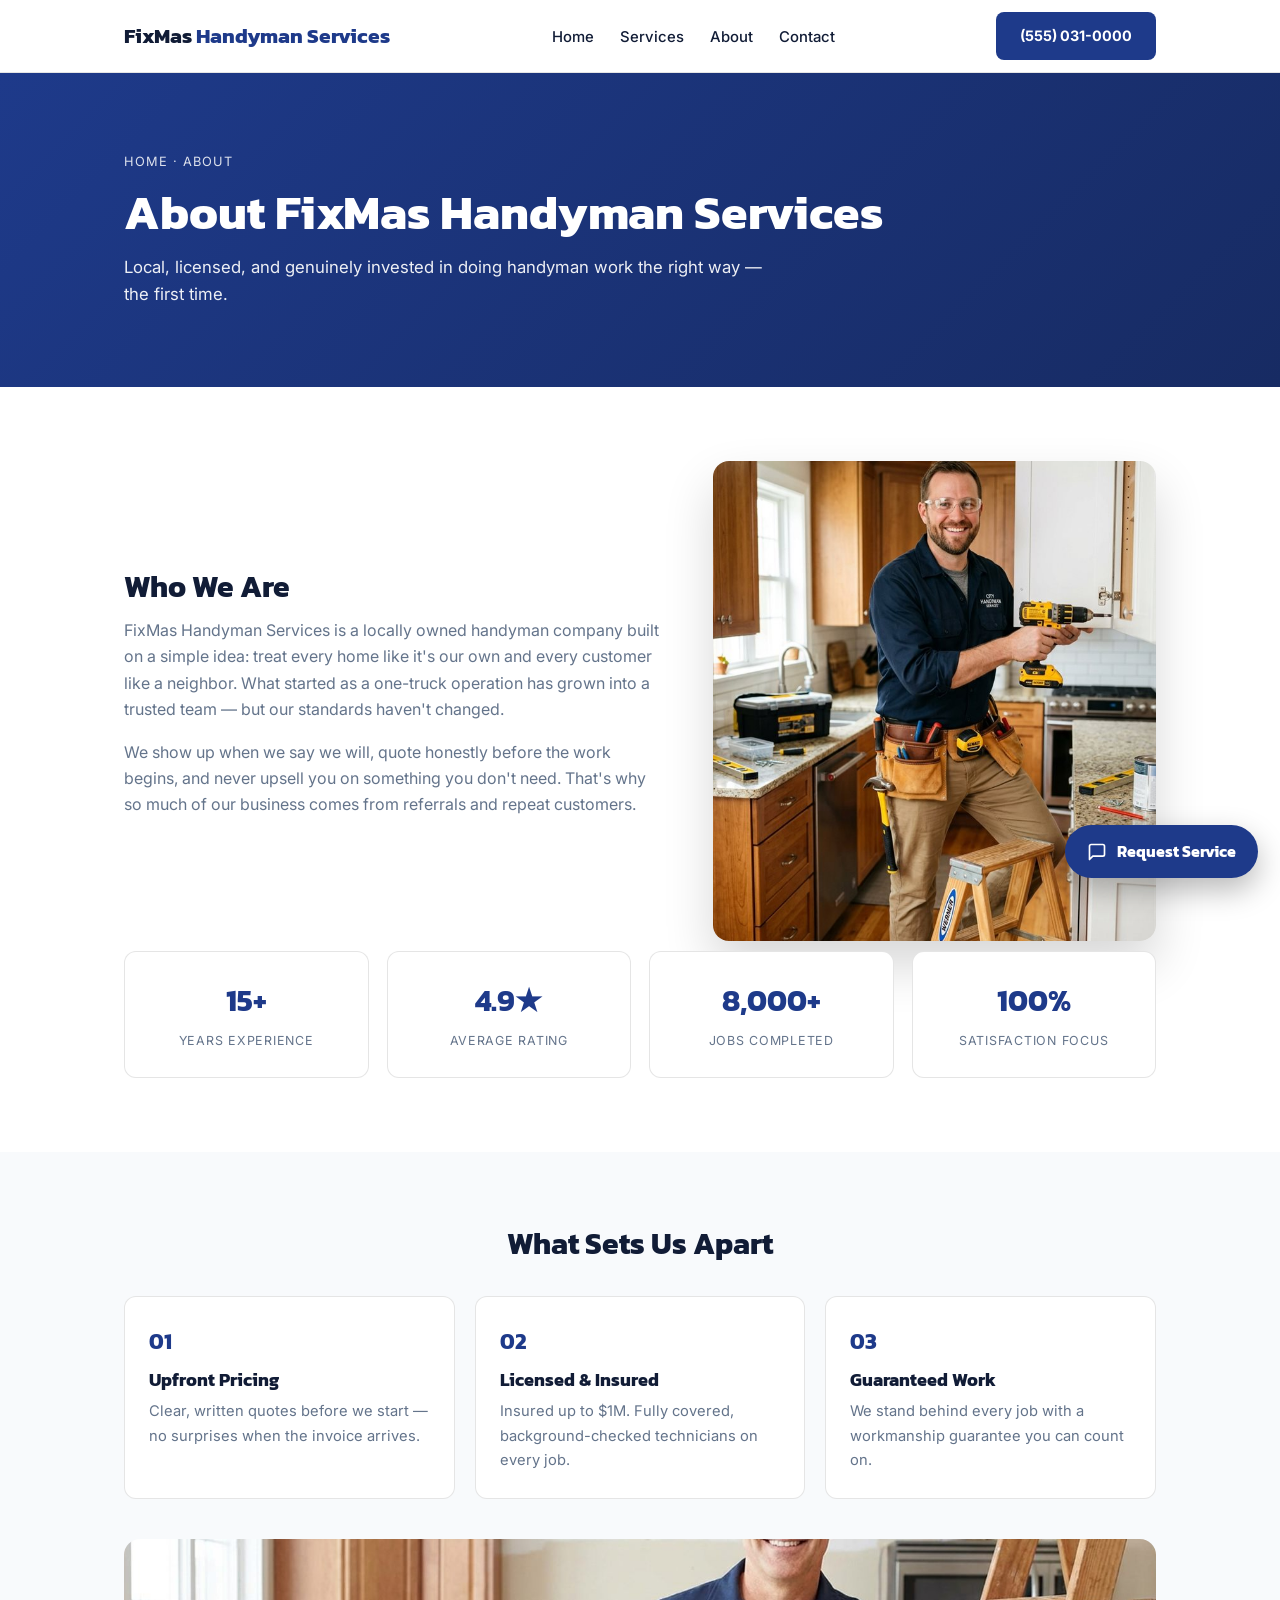
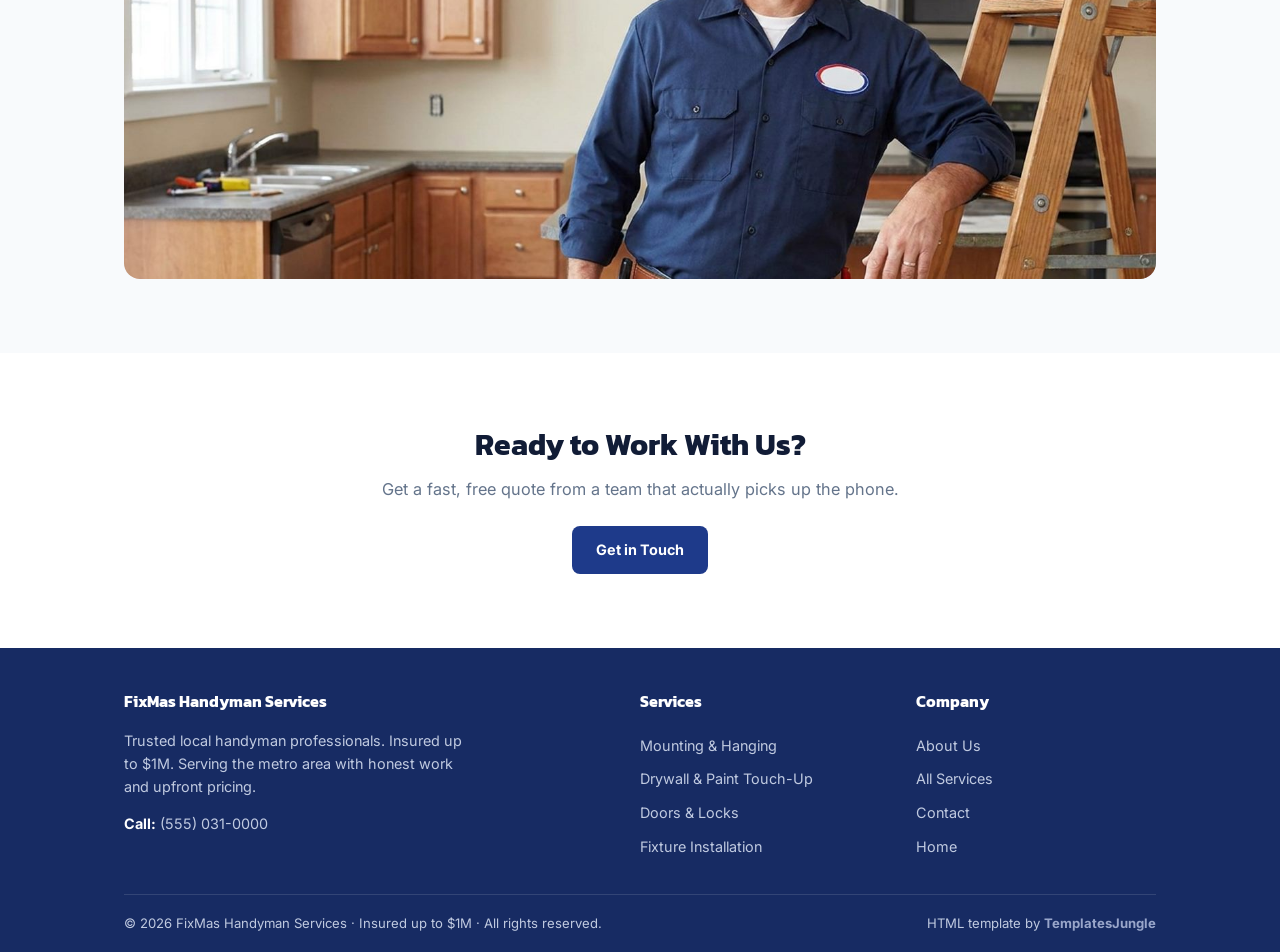
<file: about.html>
<!DOCTYPE html>
<html lang="en">
<head>
<meta charset="UTF-8"><meta name="viewport" content="width=device-width, initial-scale=1.0">
<title>About — FixMas Handyman Services</title>
<link href="https://fonts.googleapis.com/css2?family=Kanit:wght@500;600;700&family=Inter:wght@400;500;600&display=swap" rel="stylesheet">
<link rel="stylesheet" href="assets/css/pages.css">
<link rel="stylesheet" href="assets/css/components.css">
<link rel="stylesheet" href="assets/css/about.css">
</head>
<body>
<header><div class="wrap"><nav>
<a href="index.html" class="logo">FixMas<span> Handyman Services</span></a>
<ul class="nav-links">
<li><a href="index.html">Home</a></li>
<li><a href="services.html">Services</a></li>
<li><a href="about.html" class="dd-active">About</a></li>
<li><a href="contact.html">Contact</a></li>
</ul>
<a class="btn" href="tel:5550310000">(555) 031-0000</a>
<button class="nav-toggle" id="navToggle" aria-label="Open menu" aria-expanded="false"><span></span><span></span><span></span></button>
</nav></div></header>
<div class="page-hero"><div class="wrap">
<div class="crumb">Home · About</div>
<h1>About FixMas Handyman Services</h1>
<p>Local, licensed, and genuinely invested in doing handyman work the right way — the first time.</p>
</div></div>
<section><div class="wrap about-grid">
<div class="prose">
<h2>Who We Are</h2>
<p>FixMas Handyman Services is a locally owned handyman company built on a simple idea: treat every home like it's our own and every customer like a neighbor. What started as a one-truck operation has grown into a trusted team — but our standards haven't changed.</p>
<p>We show up when we say we will, quote honestly before the work begins, and never upsell you on something you don't need. That's why so much of our business comes from referrals and repeat customers.</p>
</div>
<img src="assets/images/about-handyman-portrait.jpg" alt="FixMas handyman on a ladder installing a kitchen cabinet" loading="lazy">
</div>
<div class="wrap">
<div class="stats">
  <div><b>15+</b><small>Years Experience</small></div>
  <div><b>4.9★</b><small>Average Rating</small></div>
  <div><b>8,000+</b><small>Jobs Completed</small></div>
  <div><b>100%</b><small>Satisfaction Focus</small></div>
</div>
</div></section>
<section class="bg-alt"><div class="wrap">
<h2 class="text-center">What Sets Us Apart</h2>
<div class="grid3">
  <div class="tile"><div class="num">01</div><h3>Upfront Pricing</h3><p>Clear, written quotes before we start — no surprises when the invoice arrives.</p></div>
  <div class="tile"><div class="num">02</div><h3>Licensed & Insured</h3><p>Insured up to $1M. Fully covered, background-checked technicians on every job.</p></div>
  <div class="tile"><div class="num">03</div><h3>Guaranteed Work</h3><p>We stand behind every job with a workmanship guarantee you can count on.</p></div>
</div>
<img class="banner-img" src="assets/images/about-banner.jpg" alt="FixMas handyman ready to help in a customer's kitchen" loading="lazy">
</div></section>
<section><div class="wrap text-center">
<h2>Ready to Work With Us?</h2>
<p class="lead lead-cta">Get a fast, free quote from a team that actually picks up the phone.</p>
<a class="btn" href="contact.html">Get in Touch</a>
</div></section>
<footer><div class="wrap">
<div class="foot-grid">
  <div>
    <h4>FixMas Handyman Services</h4>
    <p class="foot-about">Trusted local handyman professionals. Insured up to $1M. Serving the metro area with honest work and upfront pricing.</p>
    <p class="foot-call"><b>Call:</b> (555) 031-0000</p>
  </div>
  <div><h4>Services</h4><a href="services.html">Mounting & Hanging</a><a href="services.html">Drywall & Paint Touch-Up</a><a href="services.html">Doors & Locks</a><a href="services.html">Fixture Installation</a></div>
  <div><h4>Company</h4>
    <a href="about.html">About Us</a>
    <a href="services.html">All Services</a>
    <a href="contact.html">Contact</a>
    <a href="index.html">Home</a>
  </div>
</div>
<div class="tj-credit-bar"><span>© 2026 FixMas Handyman Services · Insured up to $1M · All rights reserved.</span><span>HTML template by <a href="https://templatesjungle.com/" target="_blank" rel="noopener">TemplatesJungle</a></span></div>
</div></footer>
<!-- Floating contact button + modal -->
<button class="tj-fab" id="tjFab" aria-label="Contact us"> <svg viewBox="0 0 24 24" fill="none" stroke="currentColor" stroke-width="2" stroke-linecap="round" stroke-linejoin="round"><path d="M21 15a2 2 0 0 1-2 2H7l-4 4V5a2 2 0 0 1 2-2h14a2 2 0 0 1 2 2z"/></svg><span class="tj-fab-label">Request Service</span></button>
<div class="tj-overlay" id="tjOverlay" role="dialog" aria-modal="true" aria-labelledby="tjModalTitle">
  <div class="tj-modal">
    <div class="tj-modal-head">
      <button class="tj-close" id="tjClose" aria-label="Close">&times;</button>
      <h3 id="tjModalTitle">Request Service</h3>
      <p>Send a message and we'll get right back to you.</p>
    </div>
    <div class="tj-modal-body">
      <form class="tj-form" action="send.php" method="POST" novalidate>
        <input type="hidden" name="_source" value="handyman">
        <div class="tj-alert" id="tjAlert"></div>
        <div class="tj-row">
          <div class="tj-field"><label>Name*</label><input type="text" name="name" required></div>
          <div class="tj-field"><label>Phone*</label><input type="tel" name="phone" required></div>
        </div>
        <div class="tj-field"><label>Email*</label><input type="email" name="email" required></div>
        <div class="tj-field"><label>Service Needed</label><select name="service"><option>Mounting & Hanging</option><option>Drywall & Paint Touch-Up</option><option>Doors & Locks</option><option>Fixture Installation</option><option>Caulk & Sealing</option><option>Furniture Assembly</option><option>Something else</option></select></div>
        <div class="tj-field"><label>Message*</label><textarea name="message" required placeholder="Tell us a bit about what you need..."></textarea></div>
        <button type="submit" class="tj-submit">Send Request</button>
        <p class="tj-note">Or call us directly at (555) 031-0000</p>
      </form>
    </div>
  </div>
</div>

<script src="assets/js/main.js"></script>

</body>
</html>
</file>
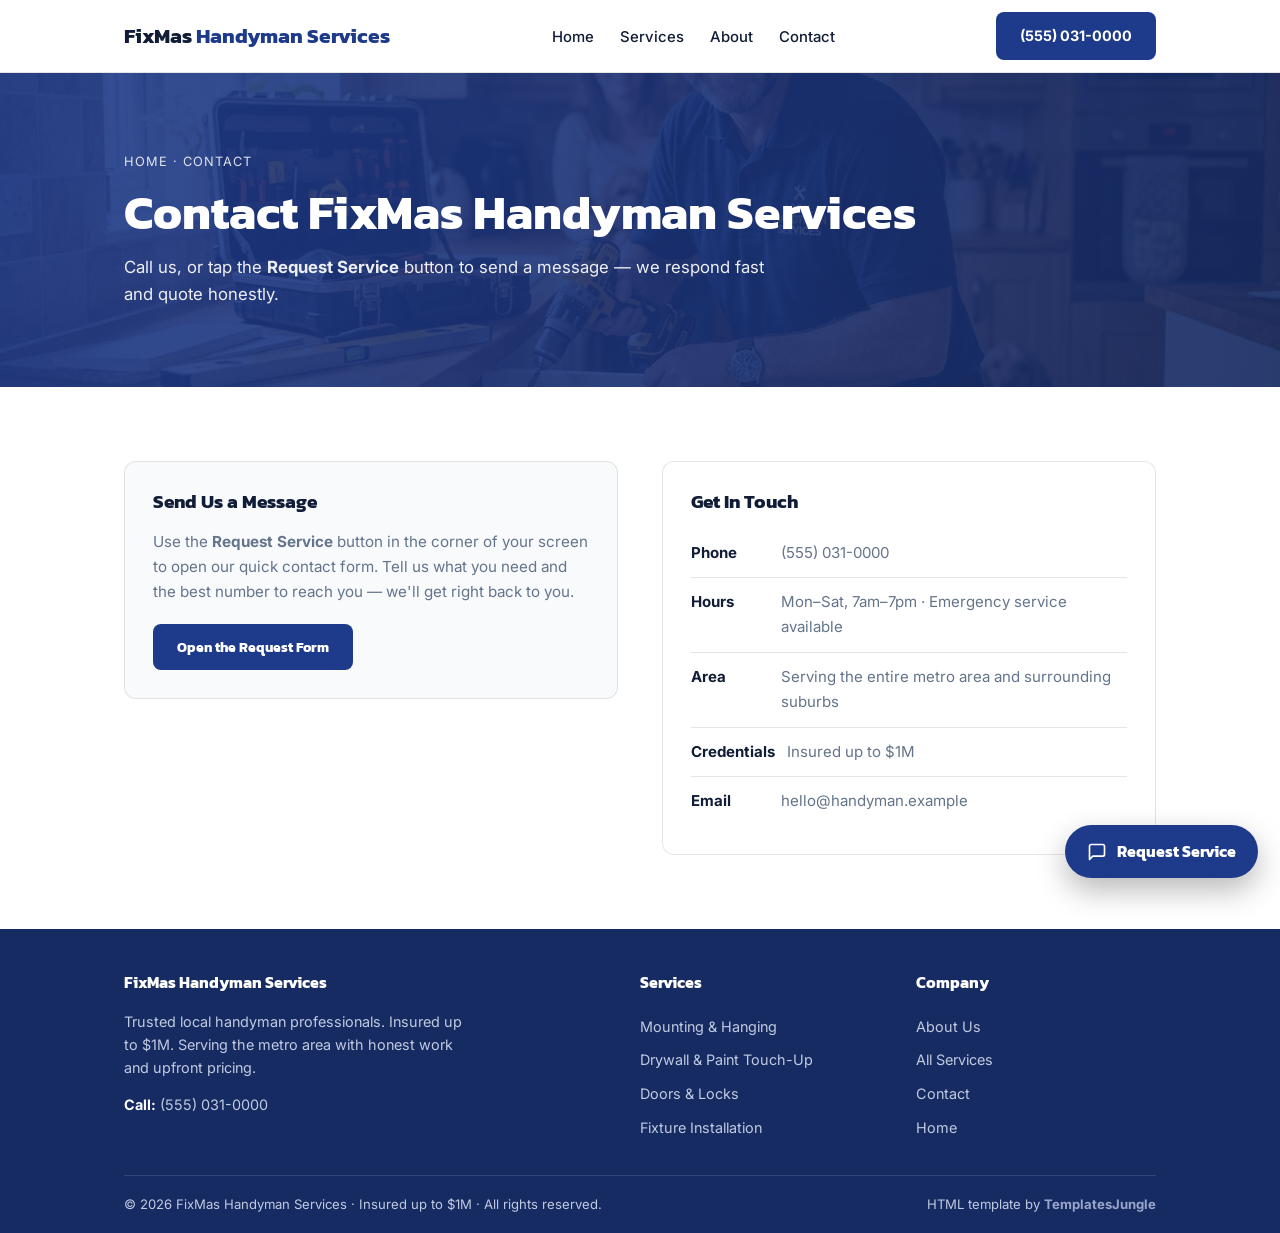
<file: contact.html>
<!DOCTYPE html>
<html lang="en">
<head>
<meta charset="UTF-8"><meta name="viewport" content="width=device-width, initial-scale=1.0">
<title>Contact — FixMas Handyman Services</title>
<link href="https://fonts.googleapis.com/css2?family=Kanit:wght@500;600;700&family=Inter:wght@400;500;600&display=swap" rel="stylesheet">
<link rel="stylesheet" href="assets/css/pages.css">
<link rel="stylesheet" href="assets/css/components.css">
<link rel="stylesheet" href="assets/css/contact.css">
</head>
<body>
<header><div class="wrap"><nav>
<a href="index.html" class="logo">FixMas<span> Handyman Services</span></a>
<ul class="nav-links">
<li><a href="index.html">Home</a></li>
<li><a href="services.html">Services</a></li>
<li><a href="about.html">About</a></li>
<li><a href="contact.html" class="dd-active">Contact</a></li>
</ul>
<a class="btn" href="tel:5550310000">(555) 031-0000</a>
<button class="nav-toggle" id="navToggle" aria-label="Open menu" aria-expanded="false"><span></span><span></span><span></span></button>
</nav></div></header>
<div class="page-hero"><div class="wrap">
<div class="crumb">Home · Contact</div>
<h1>Contact FixMas Handyman Services</h1>
<p>Call us, or tap the <b>Request Service</b> button to send a message — we respond fast and quote honestly.</p>
</div></div>
<section><div class="wrap">
<div class="contact-grid">
  <div class="info-card bg-alt" id="send-message">
    <h3>Send Us a Message</h3>
    <p>Use the <b>Request Service</b> button in the corner of your screen to open our quick contact form. Tell us what you need and the best number to reach you — we'll get right back to you.</p>
    <button class="btn tj-open-contact btn-reset" type="button">Open the Request Form</button>
  </div>
  <div class="info-card">
    <h3>Get In Touch</h3>
    <div class="row"><b>Phone</b><span>(555) 031-0000</span></div>
    <div class="row"><b>Hours</b><span>Mon–Sat, 7am–7pm · Emergency service available</span></div>
    <div class="row"><b>Area</b><span>Serving the entire metro area and surrounding suburbs</span></div>
    <div class="row"><b>Credentials</b><span>Insured up to $1M</span></div>
    <div class="row"><b>Email</b><span>hello@handyman.example</span></div>
  </div>
</div>
</div></section>
<footer><div class="wrap">
<div class="foot-grid">
  <div>
    <h4>FixMas Handyman Services</h4>
    <p class="foot-about">Trusted local handyman professionals. Insured up to $1M. Serving the metro area with honest work and upfront pricing.</p>
    <p class="foot-call"><b>Call:</b> (555) 031-0000</p>
  </div>
  <div><h4>Services</h4><a href="services.html">Mounting & Hanging</a><a href="services.html">Drywall & Paint Touch-Up</a><a href="services.html">Doors & Locks</a><a href="services.html">Fixture Installation</a></div>
  <div><h4>Company</h4>
    <a href="about.html">About Us</a>
    <a href="services.html">All Services</a>
    <a href="contact.html">Contact</a>
    <a href="index.html">Home</a>
  </div>
</div>
<div class="tj-credit-bar"><span>© 2026 FixMas Handyman Services · Insured up to $1M · All rights reserved.</span><span>HTML template by <a href="https://templatesjungle.com/" target="_blank" rel="noopener">TemplatesJungle</a></span></div>
</div></footer>
<!-- Floating contact button + modal -->
<button class="tj-fab" id="tjFab" aria-label="Contact us"> <svg viewBox="0 0 24 24" fill="none" stroke="currentColor" stroke-width="2" stroke-linecap="round" stroke-linejoin="round"><path d="M21 15a2 2 0 0 1-2 2H7l-4 4V5a2 2 0 0 1 2-2h14a2 2 0 0 1 2 2z"/></svg><span class="tj-fab-label">Request Service</span></button>
<div class="tj-overlay" id="tjOverlay" role="dialog" aria-modal="true" aria-labelledby="tjModalTitle">
  <div class="tj-modal">
    <div class="tj-modal-head">
      <button class="tj-close" id="tjClose" aria-label="Close">&times;</button>
      <h3 id="tjModalTitle">Request Service</h3>
      <p>Send a message and we'll get right back to you.</p>
    </div>
    <div class="tj-modal-body">
      <form class="tj-form" action="send.php" method="POST" novalidate>
        <input type="hidden" name="_source" value="handyman">
        <div class="tj-alert" id="tjAlert"></div>
        <div class="tj-row">
          <div class="tj-field"><label>Name*</label><input type="text" name="name" required></div>
          <div class="tj-field"><label>Phone*</label><input type="tel" name="phone" required></div>
        </div>
        <div class="tj-field"><label>Email*</label><input type="email" name="email" required></div>
        <div class="tj-field"><label>Service Needed</label><select name="service"><option>Mounting & Hanging</option><option>Drywall & Paint Touch-Up</option><option>Doors & Locks</option><option>Fixture Installation</option><option>Caulk & Sealing</option><option>Furniture Assembly</option><option>Something else</option></select></div>
        <div class="tj-field"><label>Message*</label><textarea name="message" required placeholder="Tell us a bit about what you need..."></textarea></div>
        <button type="submit" class="tj-submit">Send Request</button>
        <p class="tj-note">Or call us directly at (555) 031-0000</p>
      </form>
    </div>
  </div>
</div>

<script src="assets/js/main.js"></script>

</body>
</html>
</file>
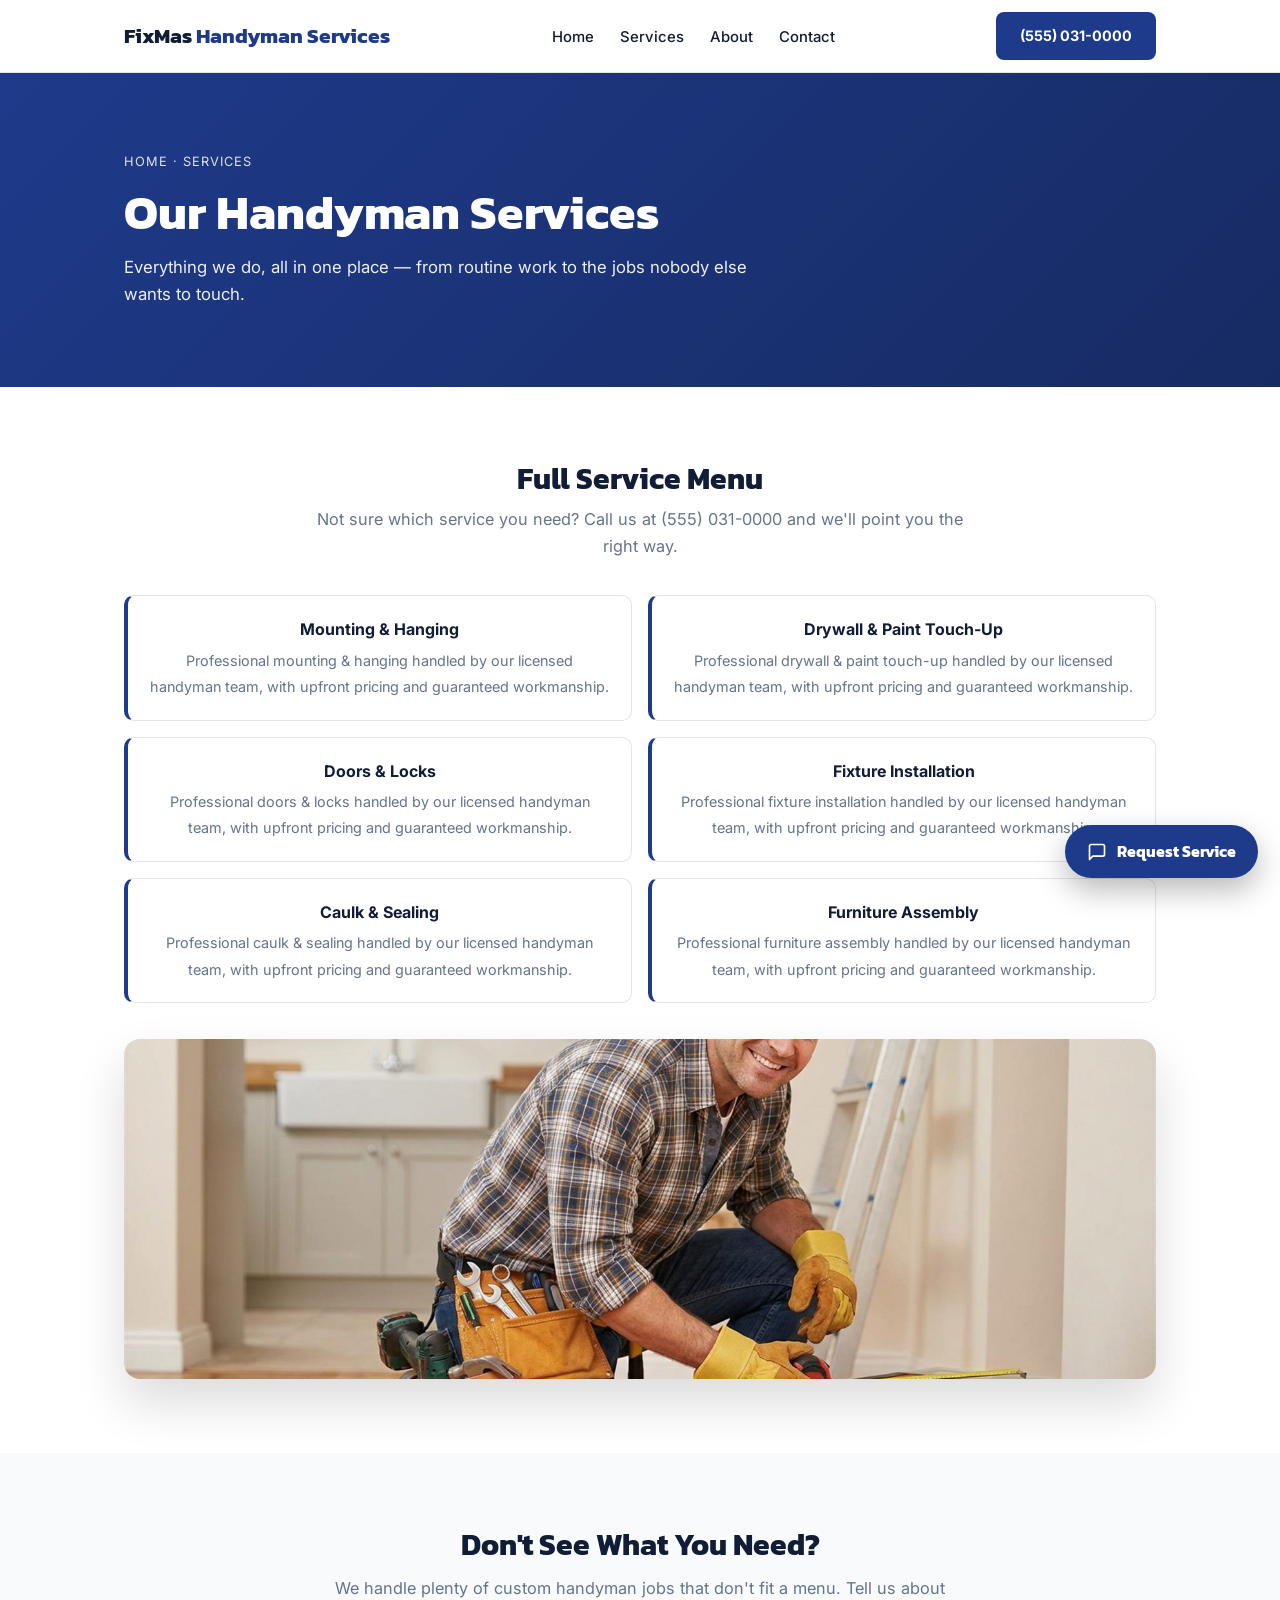
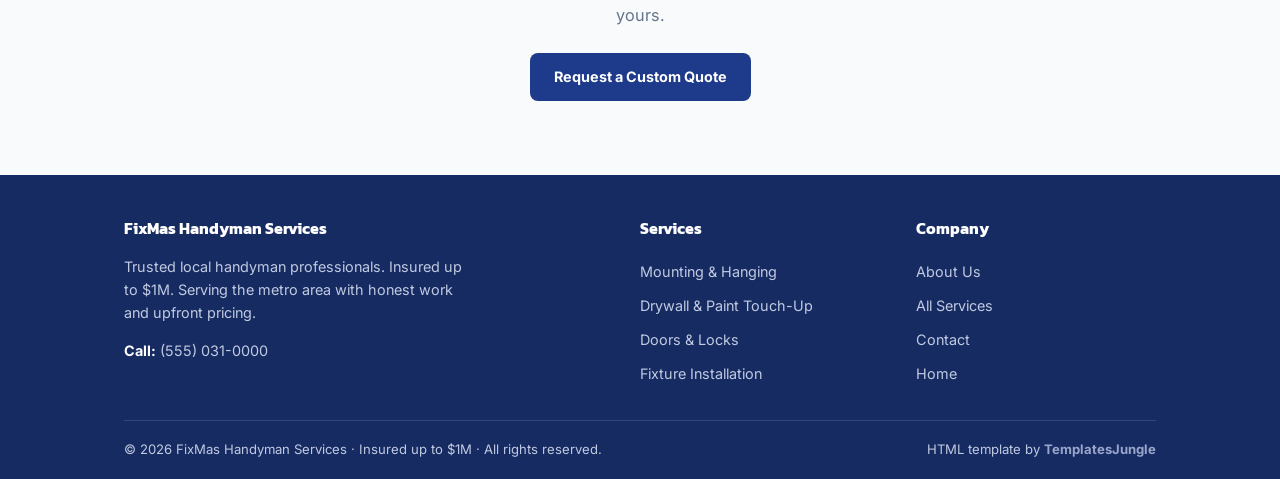
<file: services.html>
<!DOCTYPE html>
<html lang="en">
<head>
<meta charset="UTF-8"><meta name="viewport" content="width=device-width, initial-scale=1.0">
<title>Services — FixMas Handyman Services</title>
<link href="https://fonts.googleapis.com/css2?family=Kanit:wght@500;600;700&family=Inter:wght@400;500;600&display=swap" rel="stylesheet">
<link rel="stylesheet" href="assets/css/pages.css">
<link rel="stylesheet" href="assets/css/components.css">
<link rel="stylesheet" href="assets/css/services.css">
</head>
<body>
<header><div class="wrap"><nav>
<a href="index.html" class="logo">FixMas<span> Handyman Services</span></a>
<ul class="nav-links">
<li><a href="index.html">Home</a></li>
<li><a href="services.html" class="dd-active">Services</a></li>
<li><a href="about.html">About</a></li>
<li><a href="contact.html">Contact</a></li>
</ul>
<a class="btn" href="tel:5550310000">(555) 031-0000</a>
<button class="nav-toggle" id="navToggle" aria-label="Open menu" aria-expanded="false"><span></span><span></span><span></span></button>
</nav></div></header>
<div class="page-hero"><div class="wrap">
<div class="crumb">Home · Services</div>
<h1>Our Handyman Services</h1>
<p>Everything we do, all in one place — from routine work to the jobs nobody else wants to touch.</p>
</div></div>
<section id="service-menu"><div class="wrap text-center">
<h2>Full Service Menu</h2>
<p class="lead">Not sure which service you need? Call us at (555) 031-0000 and we'll point you the right way.</p>
<ul class="svc-list"><li><b>Mounting & Hanging</b><span>Professional mounting & hanging handled by our licensed handyman team, with upfront pricing and guaranteed workmanship.</span></li><li><b>Drywall & Paint Touch-Up</b><span>Professional drywall & paint touch-up handled by our licensed handyman team, with upfront pricing and guaranteed workmanship.</span></li><li><b>Doors & Locks</b><span>Professional doors & locks handled by our licensed handyman team, with upfront pricing and guaranteed workmanship.</span></li><li><b>Fixture Installation</b><span>Professional fixture installation handled by our licensed handyman team, with upfront pricing and guaranteed workmanship.</span></li><li><b>Caulk & Sealing</b><span>Professional caulk & sealing handled by our licensed handyman team, with upfront pricing and guaranteed workmanship.</span></li><li><b>Furniture Assembly</b><span>Professional furniture assembly handled by our licensed handyman team, with upfront pricing and guaranteed workmanship.</span></li></ul>
<img class="banner-img" src="assets/images/services-banner.jpg" alt="FixMas handyman kneeling to repair a toolbox in a customer's home" loading="lazy">
</div></section>
<section class="bg-alt"><div class="wrap text-center">
<h2>Don't See What You Need?</h2>
<p class="lead lead-cta">We handle plenty of custom handyman jobs that don't fit a menu. Tell us about yours.</p>
<a class="btn" href="contact.html">Request a Custom Quote</a>
</div></section>
<footer><div class="wrap">
<div class="foot-grid">
  <div>
    <h4>FixMas Handyman Services</h4>
    <p class="foot-about">Trusted local handyman professionals. Insured up to $1M. Serving the metro area with honest work and upfront pricing.</p>
    <p class="foot-call"><b>Call:</b> (555) 031-0000</p>
  </div>
  <div><h4>Services</h4><a href="services.html">Mounting & Hanging</a><a href="services.html">Drywall & Paint Touch-Up</a><a href="services.html">Doors & Locks</a><a href="services.html">Fixture Installation</a></div>
  <div><h4>Company</h4>
    <a href="about.html">About Us</a>
    <a href="services.html">All Services</a>
    <a href="contact.html">Contact</a>
    <a href="index.html">Home</a>
  </div>
</div>
<div class="tj-credit-bar"><span>© 2026 FixMas Handyman Services · Insured up to $1M · All rights reserved.</span><span>HTML template by <a href="https://templatesjungle.com/" target="_blank" rel="noopener">TemplatesJungle</a></span></div>
</div></footer>
<!-- Floating contact button + modal -->
<button class="tj-fab" id="tjFab" aria-label="Contact us"> <svg viewBox="0 0 24 24" fill="none" stroke="currentColor" stroke-width="2" stroke-linecap="round" stroke-linejoin="round"><path d="M21 15a2 2 0 0 1-2 2H7l-4 4V5a2 2 0 0 1 2-2h14a2 2 0 0 1 2 2z"/></svg><span class="tj-fab-label">Request Service</span></button>
<div class="tj-overlay" id="tjOverlay" role="dialog" aria-modal="true" aria-labelledby="tjModalTitle">
  <div class="tj-modal">
    <div class="tj-modal-head">
      <button class="tj-close" id="tjClose" aria-label="Close">&times;</button>
      <h3 id="tjModalTitle">Request Service</h3>
      <p>Send a message and we'll get right back to you.</p>
    </div>
    <div class="tj-modal-body">
      <form class="tj-form" action="send.php" method="POST" novalidate>
        <input type="hidden" name="_source" value="handyman">
        <div class="tj-alert" id="tjAlert"></div>
        <div class="tj-row">
          <div class="tj-field"><label>Name*</label><input type="text" name="name" required></div>
          <div class="tj-field"><label>Phone*</label><input type="tel" name="phone" required></div>
        </div>
        <div class="tj-field"><label>Email*</label><input type="email" name="email" required></div>
        <div class="tj-field"><label>Service Needed</label><select name="service"><option>Mounting & Hanging</option><option>Drywall & Paint Touch-Up</option><option>Doors & Locks</option><option>Fixture Installation</option><option>Caulk & Sealing</option><option>Furniture Assembly</option><option>Something else</option></select></div>
        <div class="tj-field"><label>Message*</label><textarea name="message" required placeholder="Tell us a bit about what you need..."></textarea></div>
        <button type="submit" class="tj-submit">Send Request</button>
        <p class="tj-note">Or call us directly at (555) 031-0000</p>
      </form>
    </div>
  </div>
</div>

<script src="assets/js/main.js"></script>

</body>
</html>
</file>
<file: assets/css/pages.css>
/* FixMas — shared styles for the inner pages (About / Services / Contact) */

body{font-family:'Inter',sans-serif;color:#111C36;background:#ffffff;line-height:1.65}
h1,h2,h3{font-family:'Kanit',sans-serif;line-height:1.2}
header{position:sticky;top:0;z-index:40;background:#ffffff;border-bottom:1px solid rgba(0,0,0,.10)}
nav{display:flex;align-items:center;justify-content:space-between;height:72px}
.logo{font-family:'Kanit',sans-serif;font-weight:700;font-size:1.3rem;text-decoration:none;color:#111C36}
.logo span{color:#1E3A8A}
.nav-links{display:flex;gap:26px;list-style:none;align-items:center}
.nav-links>li>a{text-decoration:none;color:#111C36;font-size:.93rem;font-weight:500}
.btn{display:inline-block;background:#1E3A8A;color:#fff;padding:12px 24px;border-radius:8px;
  text-decoration:none;font-weight:700;font-size:.9rem}
.btn:hover{background:#172B63}
.btn-reset{border:0;cursor:pointer;font-family:'Kanit',sans-serif}
.page-hero{background:linear-gradient(135deg,#1E3A8A,#172B63);color:#fff;padding:78px 0}
.page-hero .crumb{font-size:.8rem;opacity:.85;margin-bottom:12px;letter-spacing:.08em;text-transform:uppercase}
.page-hero h1{font-size:clamp(2.1rem,4.5vw,3rem)}
.page-hero p{margin-top:12px;max-width:60ch;opacity:.92;font-size:1.05rem}
section{padding:74px 0}
h2{font-size:1.9rem;margin-bottom:12px}
.lead{color:#64748b;max-width:66ch;margin-bottom:28px;font-size:1.02rem}
.lead-cta{margin:12px auto 24px}
.prose p{color:#64748b;margin-bottom:16px;max-width:70ch}
.grid3{display:grid;grid-template-columns:repeat(3,1fr);gap:20px}
.tile{background:#ffffff;border:1px solid rgba(0,0,0,.10);border-radius:12px;padding:26px 24px}
.tile h3{font-size:1.1rem;margin-bottom:8px}
.tile p{color:#64748b;font-size:.92rem}
.tile .num{display:inline-block;font-family:'Kanit',sans-serif;font-weight:700;color:#1E3A8A;font-size:1.4rem;margin-bottom:10px}
.svc-list{display:grid;grid-template-columns:repeat(2,1fr);gap:16px;list-style:none}
.svc-list li{background:#ffffff;border:1px solid rgba(0,0,0,.10);border-left:4px solid #1E3A8A;
  border-radius:10px;padding:20px 22px}
.svc-list li b{display:block;margin-bottom:4px}
.svc-list li span{color:#64748b;font-size:.9rem}
.stats{display:grid;grid-template-columns:repeat(4,1fr);gap:18px;text-align:center;margin-top:10px}
.stats div{padding:24px 14px;background:#ffffff;border:1px solid rgba(0,0,0,.10);border-radius:12px}
.stats b{display:block;font-family:'Kanit',sans-serif;font-size:1.9rem;color:#1E3A8A}
.stats small{color:#64748b;font-size:.78rem;letter-spacing:.06em;text-transform:uppercase}
.contact-grid{display:grid;grid-template-columns:1fr 1fr;gap:44px;align-items:start}
.info-card{background:#ffffff;border:1px solid rgba(0,0,0,.10);border-radius:12px;padding:28px}
.info-card h3{margin-bottom:16px}
.info-card .row{display:flex;gap:12px;padding:12px 0;border-bottom:1px solid rgba(0,0,0,.10);font-size:.94rem;color:#64748b}
.info-card .row:last-child{border-bottom:0}
.info-card .row b{color:#111C36;min-width:78px}
@media(max-width:900px){.nav-links{display:none}.grid3,.svc-list,.contact-grid,.stats{grid-template-columns:1fr}}
@media(max-width:480px){.logo span{display:none}}
</file>
<file: assets/css/components.css>
/* FixMas — shared components (reset, footer, dropdown nav, contact modal, credit bar) */

*{margin:0;padding:0;box-sizing:border-box}
a{color:inherit}
.wrap{max-width:1080px;margin:0 auto;padding:0 24px}

/* Reusable utilities */
.text-center{text-align:center}
.bg-alt{background:#F8FAFC}

/* Footer */
footer{background:#172B63;color:#c0cae0;padding:40px 0 0;font-size:.9rem}
.foot-grid{display:grid;grid-template-columns:2fr 1fr 1fr;gap:36px;padding-bottom:30px}
.foot-grid h4{color:#fff;font-family:'Kanit',sans-serif;margin-bottom:14px;font-size:1rem}
.foot-grid a{display:block;color:#c0cae0;text-decoration:none;padding:5px 0;font-size:.9rem}
.foot-grid a:hover{color:#fff}
.foot-about{color:#c0cae0;max-width:38ch;font-size:.9rem;line-height:1.6}
.foot-call{margin-top:14px;font-size:.9rem}
.foot-call b{color:#fff}
@media(max-width:900px){.foot-grid{grid-template-columns:1fr}}

/* Mobile nav toggle (hamburger) */
.nav-toggle{display:none;background:transparent;border:0;cursor:pointer;width:42px;height:42px;padding:9px;
  flex-direction:column;justify-content:space-between;color:#111C36}
.nav-toggle span{display:block;height:2px;width:100%;background:currentColor;border-radius:2px;transition:transform .2s,opacity .2s}
nav.open .nav-toggle span:nth-child(1){transform:translateY(11px) rotate(45deg)}
nav.open .nav-toggle span:nth-child(2){opacity:0}
nav.open .nav-toggle span:nth-child(3){transform:translateY(-11px) rotate(-45deg)}
@media(max-width:900px){
  nav{position:relative;gap:12px}
  nav .logo{margin-right:auto}
  .nav-toggle{display:flex}
  nav.open > ul{display:flex;flex-direction:column;align-items:flex-start;gap:14px;position:absolute;top:100%;
    left:-24px;right:-24px;background:#ffffff;padding:20px 24px 24px;border-bottom:1px solid rgba(0,0,0,.10);
    box-shadow:0 18px 30px rgba(0,0,0,.12)}
}
@media(max-width:400px){nav > .btn{padding:10px 16px;font-size:.9rem}}

/* Floating "Request Service" button + contact modal */
.tj-fab{position:fixed;right:22px;bottom:22px;z-index:9000;display:inline-flex;align-items:center;gap:10px;
  background:#1E3A8A;color:#fff;border:0;cursor:pointer;padding:15px 22px;border-radius:999px;
  font-family:'Kanit',sans-serif;font-weight:700;font-size:.98rem;box-shadow:0 12px 30px rgba(0,0,0,.28);
  transition:transform .15s,background .15s}
.tj-fab:hover{transform:translateY(-2px);background:#172B63}
.tj-fab svg{width:20px;height:20px;flex:none}
.tj-fab .tj-fab-label{white-space:nowrap}
@media(max-width:560px){.tj-fab{right:16px;bottom:16px;padding:14px}.tj-fab .tj-fab-label{display:none}}

.tj-overlay{position:fixed;inset:0;z-index:9001;background:rgba(8,10,14,.55);backdrop-filter:blur(3px);
  display:none;align-items:center;justify-content:center;padding:20px;opacity:0;transition:opacity .18s}
.tj-overlay.open{display:flex;opacity:1}
.tj-modal{background:#ffffff;color:#111C36;width:100%;max-width:480px;border-radius:16px;
  border:1px solid rgba(0,0,0,.10);box-shadow:0 30px 70px rgba(0,0,0,.4);max-height:92vh;overflow:auto;
  transform:translateY(14px) scale(.98);transition:transform .2s}
.tj-overlay.open .tj-modal{transform:none}
.tj-modal-head{background:linear-gradient(135deg,#1E3A8A,#172B63);color:#fff;
  padding:22px 26px;position:relative;border-radius:16px 16px 0 0}
.tj-modal-head h3{font-family:'Kanit',sans-serif;font-size:1.3rem;margin:0}
.tj-modal-head p{margin:4px 0 0;font-size:.88rem;opacity:.92}
.tj-close{position:absolute;top:14px;right:14px;background:rgba(255,255,255,.2);border:0;color:inherit;
  width:32px;height:32px;border-radius:50%;cursor:pointer;font-size:1.1rem;line-height:1;display:flex;
  align-items:center;justify-content:center}
.tj-close:hover{background:rgba(255,255,255,.35)}
.tj-modal-body{padding:24px 26px 28px}
.tj-row{display:grid;grid-template-columns:1fr 1fr;gap:14px}
.tj-field{margin-bottom:14px}
.tj-field label{display:block;font-size:.8rem;font-weight:600;margin-bottom:6px;color:#111C36}
.tj-field input,.tj-field select,.tj-field textarea{width:100%;padding:11px 13px;border:1px solid rgba(0,0,0,.10);
  border-radius:8px;font-family:'Inter',sans-serif;font-size:.94rem;background:#ffffff;color:#111C36;outline:none}
.tj-field input:focus,.tj-field select:focus,.tj-field textarea:focus{border-color:#1E3A8A;
  box-shadow:0 0 0 3px #1E3A8A33}
.tj-field textarea{min-height:104px;resize:vertical}
.tj-form button.tj-submit{width:100%;background:#1E3A8A;color:#fff;border:0;padding:14px;
  border-radius:8px;font-family:'Kanit',sans-serif;font-size:1rem;font-weight:700;cursor:pointer}
.tj-form button.tj-submit:hover{background:#172B63}
.tj-note{font-size:.76rem;color:#64748b;text-align:center;margin-top:12px}
.tj-alert{padding:11px 14px;border-radius:8px;margin-bottom:16px;font-size:.88rem;display:none}
.tj-alert.ok{display:block;background:#dcfce7;color:#166534;border:1px solid #86efac}
.tj-alert.err{display:block;background:#fee2e2;color:#991b1b;border:1px solid #fca5a5}
@media(max-width:560px){.tj-row{grid-template-columns:1fr}}

/* TemplatesJungle credit bar */
.tj-credit-bar{color:#c0cae0;font-family:'Inter',sans-serif;font-size:.82rem;padding:18px 0;
  border-top:1px solid rgba(255,255,255,.12);display:flex;justify-content:space-between;
  align-items:center;gap:12px;flex-wrap:wrap}
.tj-credit-bar a{color:#99A6CA;font-weight:700;text-decoration:none}
.tj-credit-bar a:hover{text-decoration:underline}
@media(max-width:560px){.tj-credit-bar{flex-direction:column;text-align:center}}
</file>
<file: assets/css/about.css>
/* FixMas — About page only */

.about-grid{display:grid;grid-template-columns:1.1fr .9fr;gap:48px;align-items:center}
.about-grid img{width:100%;height:480px;object-fit:cover;border-radius:16px;box-shadow:0 24px 50px rgba(0,0,0,.16)}
.grid3{margin-top:34px}
.banner-img{width:100%;height:340px;object-fit:cover;border-radius:16px;display:block;margin-top:40px}
@media(max-width:900px){.about-grid{grid-template-columns:1fr}.about-grid img{height:320px}}
</file>
<file: assets/css/contact.css>
/* FixMas — Contact page only */

.page-hero{background:linear-gradient(120deg,rgba(30,58,138,.90),rgba(23,43,99,.90)),url('../images/contact-banner.jpg') center/cover no-repeat}
#send-message p{color:#64748b;margin-bottom:20px;font-size:.95rem}
</file>
<file: assets/css/services.css>
/* FixMas — Services page only */

#service-menu h2{margin-bottom:8px}
#service-menu .lead{margin:0 auto 36px}
.banner-img{width:100%;height:340px;object-fit:cover;border-radius:16px;display:block;box-shadow:0 24px 50px rgba(0,0,0,.14);margin-top:36px}
@media(max-width:560px){.banner-img{height:220px}}
</file>
